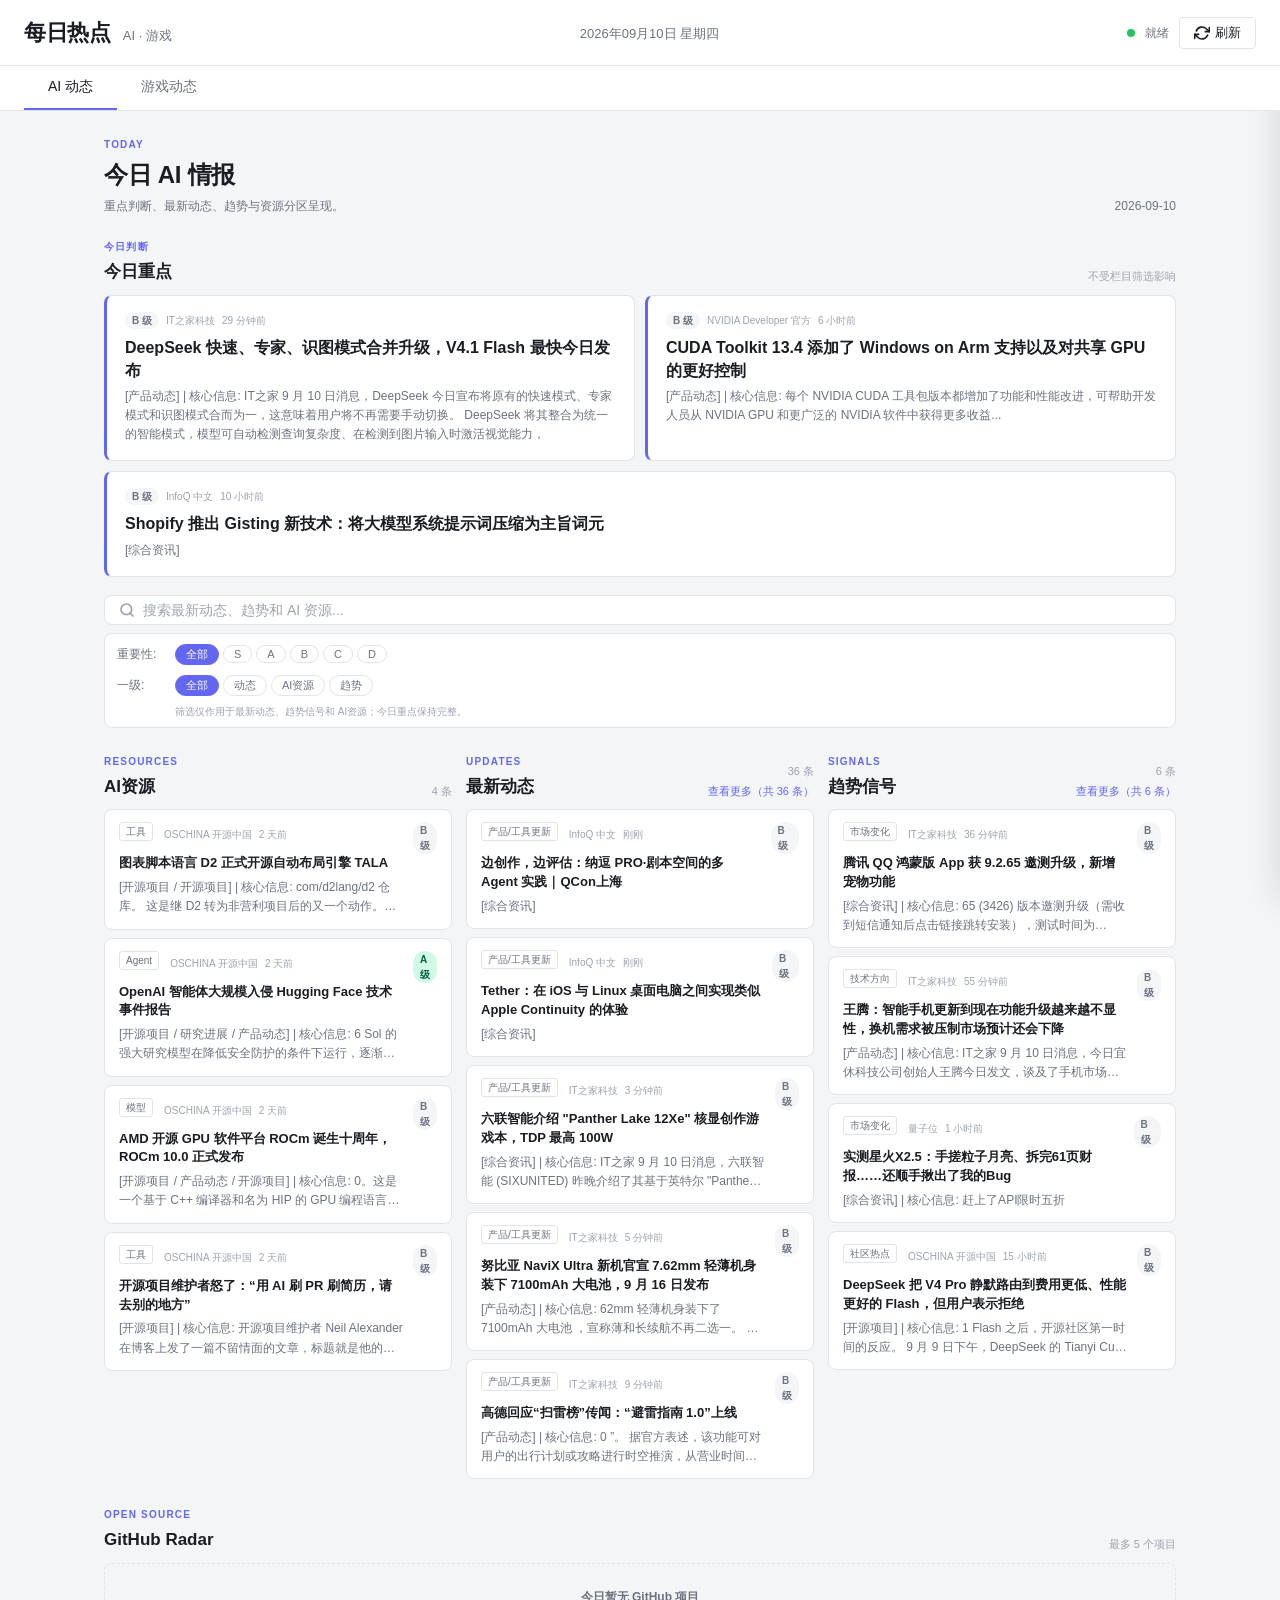
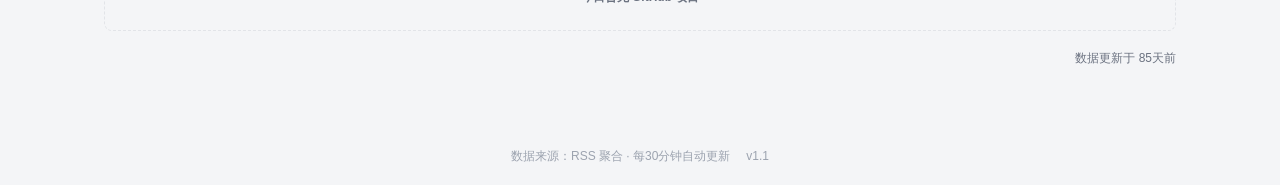
<file: news-dashboard/static/index.html>
<!DOCTYPE html>
<html lang="zh-CN">
<head>
    <meta charset="UTF-8" />
    <meta http-equiv="Content-Type" content="text/html; charset=utf-8">
    <meta name="viewport" content="width=device-width, initial-scale=1.0" />
    <title>每日热点 — AI · 游戏</title>
    <link rel="stylesheet" href="style.css?v=19" />
</head>
<body>
<header class="app-header">
    <div class="header-left">
        <h1 class="app-title">每日热点</h1>
        <span class="app-subtitle">AI · 游戏</span>
    </div>
    <div class="header-center">
        <span class="date-display" id="dateDisplay"></span>
    </div>
    <div class="header-right">
        <span class="status-dot" id="statusDot"></span>
        <span class="status-text" id="statusText">就绪</span>
        <button class="btn-refresh" id="btnRefresh" title="手动刷新">
            <svg width="16" height="16" viewBox="0 0 24 24" fill="none" stroke="currentColor" stroke-width="2.5" stroke-linecap="round" stroke-linejoin="round"><polyline points="23 4 23 10 17 10"/><polyline points="1 20 1 14 7 14"/><path d="M3.51 9a9 9 0 0 1 14.85-3.36L23 10M1 14l4.64 4.36A9 9 0 0 0 20.49 15"/></svg>
            刷新
        </button>
    </div>
</header>
<nav class="tab-bar">
    <button class="tab active" data-category="ai">AI 动态</button>
    <button class="tab" data-category="gaming">游戏动态</button>
</nav>
<div class="filter-bar" id="filterBar" hidden></div>
<main class="content">
    <section class="dashboard-panel" id="aiDashboard">
        <div class="page-intro">
            <div>
                <span class="page-kicker">TODAY</span>
                <h2>今日 AI 情报</h2>
                <p>重点判断、最新动态、趋势与资源分区呈现。</p>
            </div>
            <span class="page-date" id="aiDate"></span>
        </div>
        <section class="dashboard-section priority-section">
            <div class="section-header"><div><span class="section-eyebrow">今日判断</span><h3>今日重点</h3></div><span class="section-note">不受栏目筛选影响</span></div>
            <div class="priority-list" id="aiPriority"><div class="loading-spinner">加载中...</div></div>
        </section>

        <section class="ai-controls" aria-label="AI 情报筛选">
            <div class="search-bar">
                <svg class="search-icon" width="16" height="16" viewBox="0 0 24 24" fill="none" stroke="currentColor" stroke-width="2.5" stroke-linecap="round" stroke-linejoin="round"><circle cx="11" cy="11" r="8"/><line x1="21" y1="21" x2="16.65" y2="16.65"/></svg>
                <input type="search" class="search-input" id="searchInput" placeholder="搜索最新动态、趋势和 AI 资源..." autocomplete="off" aria-label="搜索 AI 情报" />
                <button class="search-clear" id="searchClear" aria-label="清除搜索" title="清除搜索">X</button>
            </div>
            <div class="filter-bar ai-filter-bar" id="aiFilterBar"></div>
        </section>

        <div class="ai-section-grid">
            <section class="dashboard-section ai-stream-section" data-ai-section="resources">
                <div class="section-header"><div><span class="section-eyebrow">RESOURCES</span><h3>AI资源</h3></div><div class="section-actions"><span class="section-count" id="resourcesCount"></span><button class="section-toggle" id="resourcesToggle" type="button" data-ai-expand="resources" hidden></button></div></div>
                <div class="compact-list" id="aiResources"></div>
            </section>
            <section class="dashboard-section ai-stream-section" data-ai-section="updates">
                <div class="section-header"><div><span class="section-eyebrow">UPDATES</span><h3>最新动态</h3></div><div class="section-actions"><span class="section-count" id="updatesCount"></span><button class="section-toggle" id="updatesToggle" type="button" data-ai-expand="updates" hidden></button></div></div>
                <div class="compact-list" id="aiUpdates"></div>
            </section>
            <section class="dashboard-section ai-stream-section" data-ai-section="trends">
                <div class="section-header"><div><span class="section-eyebrow">SIGNALS</span><h3>趋势信号</h3></div><div class="section-actions"><span class="section-count" id="trendsCount"></span><button class="section-toggle" id="trendsToggle" type="button" data-ai-expand="trends" hidden></button></div></div>
                <div class="compact-list" id="aiTrends"></div>
            </section>
        </div>

        <section class="dashboard-section github-radar-section">
            <div class="section-header"><div><span class="section-eyebrow">OPEN SOURCE</span><h3>GitHub Radar</h3></div><span class="section-note">最多 5 个项目</span></div>
            <div class="github-radar-grid" id="githubRadar"></div>
        </section>
        <div class="page-updated" id="aiUpdated"></div>
    </section>

    <section class="dashboard-panel" id="gamingDashboard" hidden>
        <div class="page-intro gaming-intro">
            <div>
                <span class="page-kicker">THIS WEEK</span>
                <h2>本周热点同步</h2>
                <p>按手游、端游分组，快速查看版本、赛季和运营节点。</p>
            </div>
            <span class="page-date" id="gamingWeekRange"></span>
        </div>
        <div class="gaming-layout">
            <section class="weekly-board" id="weeklyBoard"><div class="loading-spinner">加载本周热点...</div></section>
            <aside class="today-new-panel">
                <div class="section-header"><div><span class="section-eyebrow">DISCOVERED TODAY</span><h3>今日新增</h3></div></div>
                <div class="today-new-list" id="todayNewList"><div class="loading-spinner">加载中...</div></div>
            </aside>
        </div>
        <div class="page-updated" id="gamingUpdated"></div>
    </section>
</main>
<div class="event-drawer-backdrop" id="eventDrawerBackdrop" hidden></div>
<aside class="event-drawer" id="eventDrawer" aria-hidden="true" aria-label="游戏事件详情">
    <div class="event-drawer-header">
        <span class="section-eyebrow">EVENT DETAIL</span>
        <button class="event-drawer-close" id="eventDrawerClose" type="button" aria-label="关闭事件详情">关闭</button>
    </div>
    <div class="event-drawer-body" id="eventDrawerBody"></div>
</aside>
<footer class="app-footer">
    <span>数据来源：RSS 聚合 · 每30分钟自动更新</span>
    <span>v1.1</span>
</footer>
    <script>window.STATIC_MODE=true;</script>
    <script src="script.js?v=22"></script>
</body>
</html>
</file>
<file: news-dashboard/static/style.css>
:root {
    --bg: #f4f5f7;
    --surface: #ffffff;
    --border: #e2e4e8;
    --text: #1a1d23;
    --text-secondary: #6b7280;
    --text-muted: #9ca3af;
    --accent-ai: #6366f1;
    --accent-ai-bg: #eef2ff;
    --accent-gaming: #f59e0b;
    --accent-gaming-bg: #fffbeb;
    --hot-high: #dc2626;
    --hot-mid: #f59e0b;
    --hot-low: #6b7280;
    --shadow: 0 1px 3px rgba(0,0,0,0.08), 0 1px 2px rgba(0,0,0,0.06);
    --radius: 8px;
    --radius-sm: 4px;
}

*, *::before, *::after {
    box-sizing: border-box;
    margin: 0;
    padding: 0;
}

body {
    font-family: -apple-system, BlinkMacSystemFont, "Segoe UI", Roboto, "Noto Sans SC", sans-serif;
    background: var(--bg);
    color: var(--text);
    min-height: 100vh;
    line-height: 1.5;
}

/* ---------- Header ---------- */
.app-header {
    background: var(--surface);
    border-bottom: 1px solid var(--border);
    padding: 16px 24px;
    display: flex;
    align-items: center;
    justify-content: space-between;
    flex-wrap: wrap;
    gap: 12px;
    position: sticky;
    top: 0;
    z-index: 100;
}

.header-left {
    display: flex;
    align-items: baseline;
    gap: 12px;
}

.app-title {
    font-size: 22px;
    font-weight: 700;
    letter-spacing: -0.3px;
}

.app-subtitle {
    font-size: 13px;
    color: var(--text-secondary);
    font-weight: 500;
}

.header-center .date-display {
    font-size: 13px;
    color: var(--text-secondary);
}

.header-right {
    display: flex;
    align-items: center;
    gap: 10px;
}

.status-dot {
    width: 8px;
    height: 8px;
    border-radius: 50%;
    background: #22c55e;
    transition: background 0.3s;
}
.status-dot.loading { background: #f59e0b; animation: pulse 1s infinite; }
.status-dot.error { background: #ef4444; }

@keyframes pulse {
    0%, 100% { opacity: 1; }
    50% { opacity: 0.4; }
}

.status-text {
    font-size: 12px;
    color: var(--text-secondary);
}

.btn-refresh {
    display: inline-flex;
    align-items: center;
    gap: 5px;
    padding: 6px 14px;
    border: 1px solid var(--border);
    border-radius: var(--radius-sm);
    background: var(--surface);
    color: var(--text);
    font-size: 13px;
    cursor: pointer;
    transition: background 0.15s, box-shadow 0.15s;
}
.btn-refresh:hover { background: var(--bg); box-shadow: var(--shadow); }
.btn-refresh:active { transform: scale(0.97); }
.btn-refresh.spinning svg { animation: spin 0.8s linear infinite; }
@keyframes spin { to { transform: rotate(360deg); } }

/* ---------- Tab Bar ---------- */
.tab-bar {
    display: flex;
    border-bottom: 1px solid var(--border);
    background: var(--surface);
    padding: 0 24px;
    position: sticky;
    top: 57px;
    z-index: 99;
}

.tab {
    padding: 12px 24px;
    border: none;
    background: none;
    font-size: 14px;
    font-weight: 500;
    color: var(--text-secondary);
    cursor: pointer;
    border-bottom: 2px solid transparent;
    transition: color 0.15s, border-color 0.15s;
}
.tab:hover { color: var(--text); }
.tab.active {
    color: var(--text);
    border-bottom-color: var(--accent-ai);
}
.tab[data-category="gaming"].active {
    border-bottom-color: var(--accent-gaming);
}

/* ---------- Content ---------- */
.content {
    max-width: 1120px;
    margin: 0 auto;
    padding: 20px 24px 60px;
}

.news-meta {
    display: flex;
    justify-content: space-between;
    align-items: center;
    margin-bottom: 16px;
    font-size: 13px;
    color: var(--text-secondary);
}

/* ---------- News Card ---------- */
.news-card {
    display: flex;
    align-items: flex-start;
    gap: 14px;
    background: var(--surface);
    border: 1px solid var(--border);
    border-radius: var(--radius);
    padding: 14px 18px;
    margin-bottom: 10px;
    transition: box-shadow 0.15s, border-color 0.15s;
}
.news-card:hover {
    box-shadow: var(--shadow);
    border-color: #cbd5e1;
}

.news-rank {
    flex-shrink: 0;
    width: 28px;
    height: 28px;
    display: flex;
    align-items: center;
    justify-content: center;
    border-radius: var(--radius-sm);
    font-size: 13px;
    font-weight: 700;
    color: var(--text-secondary);
    background: var(--bg);
}
.news-card.top-1 .news-rank { background: var(--hot-high); color: #fff; }
.news-card.top-2 .news-rank { background: var(--hot-mid); color: #fff; }
.news-card.top-3 .news-rank { background: var(--hot-mid); color: #fff; }

.news-body {
    flex: 1;
    min-width: 0;
}

.news-title {
    font-size: 15px;
    font-weight: 600;
    line-height: 1.4;
    margin-bottom: 6px;
}
.news-title a {
    color: var(--text);
    text-decoration: none;
}
.news-title a:hover {
    color: var(--accent-ai);
}
.tab[data-category="gaming"].active ~ .content .news-title a:hover,
.category-gaming .news-title a:hover { color: var(--accent-gaming); }

.news-summary {
    font-size: 13px;
    color: var(--text-secondary);
    line-height: 1.5;
    margin-bottom: 8px;
    display: -webkit-box;
    -webkit-line-clamp: 2;
    -webkit-box-orient: vertical;
    overflow: hidden;
}

.news-footer {
    display: flex;
    align-items: center;
    gap: 12px;
    flex-wrap: wrap;
}

.news-source {
    display: inline-block;
    padding: 1px 8px;
    border-radius: 99px;
    font-size: 11px;
    font-weight: 600;
    background: var(--bg);
    color: var(--text-secondary);
}

.news-time {
    font-size: 12px;
    color: var(--text-muted);
}

/* ---------- Hotness Bar ---------- */
.hotness-bar-wrap {
    display: flex;
    align-items: center;
    gap: 6px;
    margin-left: auto;
}

.hotness-label {
    font-size: 10px;
    font-weight: 700;
    color: var(--text-muted);
    min-width: 20px;
    text-align: right;
}

.hotness-track {
    width: 60px;
    height: 4px;
    background: var(--bg);
    border-radius: 99px;
    overflow: hidden;
}

.hotness-fill {
    height: 100%;
    border-radius: 99px;
    transition: width 0.3s;
}
.hotness-fill.high { background: var(--hot-high); }
.hotness-fill.mid { background: var(--hot-mid); }
.hotness-fill.low { background: #9ca3af; }

/* ---------- Loading / Empty ---------- */
.loading-spinner {
    text-align: center;
    padding: 60px 20px;
    color: var(--text-muted);
    font-size: 14px;
}
.loading-spinner::after {
    content: "";
    display: block;
    width: 24px;
    height: 24px;
    margin: 12px auto;
    border: 3px solid var(--border);
    border-top-color: var(--accent-ai);
    border-radius: 50%;
    animation: spin 0.8s linear infinite;
}

.empty-state {
    text-align: center;
    padding: 80px 20px;
    color: var(--text-muted);
}
.empty-state h3 { font-size: 18px; margin-bottom: 8px; color: var(--text-secondary); }

/* ---------- Footer ---------- */
.app-footer {
    text-align: center;
    padding: 20px;
    font-size: 12px;
    color: var(--text-muted);
    display: flex;
    justify-content: center;
    gap: 16px;
}

/* ---------- Responsive ---------- */
@media (max-width: 640px) {
    .app-header { padding: 12px 16px; }
    .tab-bar { padding: 0 16px; }
    .content { padding: 14px 16px 40px; }
    .app-title { font-size: 18px; }
    .header-center .date-display { display: none; }
    .news-card { padding: 12px 14px; gap: 10px; }
    .news-rank { width: 24px; height: 24px; font-size: 11px; }
    .news-title { font-size: 14px; }
    .hotness-track { width: 40px; }
}
/* ====== Search Bar ====== */
.search-bar {
    display: flex;
    align-items: center;
    gap: 8px;
    background: var(--surface);
    border: 1px solid var(--border);
    border-radius: var(--radius);
    padding: 6px 14px;
    margin-bottom: 14px;
    transition: border-color 0.15s;
}
.search-bar:focus-within {
    border-color: var(--accent-ai);
    box-shadow: 0 0 0 3px rgba(99,102,241,0.1);
}
.search-icon { flex-shrink: 0; color: var(--text-muted); }
.search-input {
    flex: 1;
    border: none;
    outline: none;
    background: none;
    font-size: 14px;
    color: var(--text);
    font-family: inherit;
}
.search-input::placeholder { color: var(--text-muted); }
.search-clear {
    display: none;
    align-items: center;
    justify-content: center;
    width: 20px; height: 20px;
    border: none;
    border-radius: 50%;
    background: var(--border);
    color: var(--text-secondary);
    font-size: 11px;
    cursor: pointer;
    transition: background 0.15s;
}
.search-clear:hover { background: var(--text-muted); color: var(--surface); }
.search-clear.visible { display: inline-flex; }

/* ====== Tags ====== */
.news-tags {
    display: flex;
    flex-wrap: wrap;
    gap: 4px;
    margin-bottom: 8px;
}
.tag {
    display: inline-block;
    padding: 2px 8px;
    border-radius: 99px;
    font-size: 11px;
    font-weight: 600;
    line-height: 1.4;
}
.tag-tech { background: #dbeafe; color: #1d4ed8; }
.tag-company { background: #e0e7ff; color: #4338ca; }
.tag-solution { background: #d1fae5; color: #047857; }

/* ====== Chinese Summary ====== */
.news-chinese-summary {
    font-size: 12px;
    color: var(--text-secondary);
    line-height: 1.5;
    margin-bottom: 8px;
    padding: 6px 10px;
    background: #f8fafc;
    border-radius: var(--radius-sm);
    border-left: 3px solid var(--border);
}
/* ====== Filter Bar ====== */
.filter-bar {
    padding: 8px 24px;
    display: flex;
    flex-direction: column;
    gap: 6px;
    margin-bottom: 0;
    border-bottom: 1px solid var(--border);
    background: var(--surface);
}
.filter-row {
    display: flex;
    align-items: center;
    gap: 4px;
    flex-wrap: wrap;
    padding: 2px 0;
}
.filter-lbl {
    font-size: 12px;
    color: var(--text-secondary);
    margin-right: 6px;
    min-width: 48px;
    font-weight: 500;
}
.fb-btn {
    border: 1px solid var(--border);
    background: var(--surface);
    border-radius: 99px;
    padding: 2px 10px;
    font-size: 11px;
    cursor: pointer;
    color: var(--text-secondary);
    transition: all 0.15s;
    font-family: inherit;
}
.fb-btn:hover {
    border-color: var(--accent-ai);
    color: var(--text);
}
.fb-btn.active {
    background: var(--accent-ai);
    color: #fff;
    border-color: var(--accent-ai);
}

/* ====== Importance Badges ====== */
.imp-badge {
    display: inline-block;
    font-size: 10px;
    font-weight: 700;
    padding: 1px 6px;
    border-radius: 3px;
    margin-right: 4px;
    margin-bottom: 6px;
    vertical-align: middle;
}
.imp-s-badge {
    background: #fef3c7;
    color: #92400e;
    border: 1px solid #f59e0b;
}
.imp-a-badge {
    background: #d1fae5;
    color: #065f46;
    border: 1px solid #10b981;
}
.imp-text {
    font-size: 10px;
    color: var(--text-muted);
    margin-bottom: 6px;
}

/* ====== S-Level Highlight ====== */
.news-card.imp-S {
    border-color: #f59e0b;
    background: #fffbeb;
    box-shadow: 0 0 0 1px #f59e0b;
}
.news-card.imp-S .news-rank {
    background: #f59e0b;
    color: #fff;
}

/* ====== Category Tag ====== */
.cat-tag {
    display: inline-block;
    font-size: 10px;
    color: var(--text-secondary);
    border: 1px solid var(--border);
    border-radius: 3px;
    padding: 1px 6px;
    margin-right: 4px;
    margin-bottom: 6px;
    vertical-align: middle;
}

/* ====== Type Tag ====== */
.type-tag {
    display: inline-block;
    font-size: 10px;
    font-weight: 600;
    padding: 1px 8px;
    border-radius: 3px;
    margin-right: 4px;
    margin-bottom: 6px;
    vertical-align: middle;
}
.type-updates { background: #e0e7ff; color: #4338ca; }
.type-resources { background: #d1fae5; color: #047857; }
.type-trend { background: #fee2e2; color: #b91c1c; }
.github-badge {
    display: inline-block;
    font-size: 10px;
    font-weight: 700;
    color: #fff;
    background: #111827;
    border-radius: 3px;
    padding: 1px 8px;
    margin-right: 4px;
    margin-bottom: 6px;
    vertical-align: middle;
}

/* ====== GitHub Stats ====== */
.github-stats {
    display: flex;
    flex-wrap: wrap;
    gap: 8px;
    margin: 6px 0 8px;
}
.gh-stat {
    display: inline-flex;
    align-items: baseline;
    gap: 6px;
    background: var(--bg);
    border-radius: 4px;
    padding: 3px 8px;
    font-size: 11px;
    color: var(--text-secondary);
}
.gh-stat strong {
    font-size: 13px;
    color: var(--text);
}

/* ====== Gaming Hotspots ====== */
.hotspot-header {
    display: flex;
    align-items: center;
    justify-content: space-between;
    margin-bottom: 8px;
}
.hotspot-title-label {
    font-size: 14px;
    font-weight: 700;
    color: var(--text);
}
.hotspot-total {
    font-size: 12px;
    color: var(--text-secondary);
}
.hotspot-loading {
    padding: 20px;
    text-align: center;
    color: var(--text-muted);
    font-size: 13px;
}

/* ====== Gaming Pipeline Hotspots ====== */
.gaming-hotspot-section {
    margin-bottom: 16px;
}
.gaming-hotspot-list {
    display: grid;
    gap: 8px;
}
.gaming-hotspot-card {
    background: var(--surface);
    border: 1px solid var(--border);
    border-left: 3px solid var(--accent-gaming);
    border-radius: var(--radius-sm);
    padding: 10px 14px;
}
.gaming-hotspot-name {
    font-size: 14px;
    font-weight: 700;
    color: var(--text);
}
.gaming-hotspot-meta {
    display: flex;
    align-items: center;
    flex-wrap: wrap;
    gap: 8px;
    margin-top: 4px;
}
.gaming-hotspot-event {
    font-size: 11px;
    color: var(--text-secondary);
}
.gaming-hotspot-score {
    font-size: 12px;
    font-weight: 700;
    color: var(--accent-gaming);
}
.gaming-hotspot-imp {
    font-size: 10px;
    font-weight: 700;
    color: #92400e;
    background: var(--accent-gaming-bg);
    border-radius: 99px;
    padding: 1px 8px;
}
.gaming-hotspot-sources {
    display: flex;
    flex-wrap: wrap;
    align-items: center;
    gap: 6px;
    margin-top: 6px;
    font-size: 11px;
    color: var(--text-secondary);
}
.gaming-source-name {
    font-weight: 600;
    color: var(--text-secondary);
}
.gaming-source-btn {
    display: inline-flex;
    align-items: center;
    padding: 3px 10px;
    border-radius: 4px;
    background: var(--accent-gaming);
    color: #fff;
    font-size: 11px;
    font-weight: 600;
    text-decoration: none;
    transition: background 0.15s;
}
.gaming-source-btn:hover {
    background: #d97706;
}

/* ====== Home information architecture ====== */
.page-intro {
    display: flex;
    align-items: flex-end;
    justify-content: space-between;
    gap: 24px;
    margin-bottom: 18px;
}
.page-intro h2 {
    margin: 2px 0 4px;
    font-size: 24px;
    letter-spacing: -0.3px;
}
.page-intro p,
.page-date,
.page-updated {
    color: var(--text-secondary);
    font-size: 12px;
}
.page-kicker,
.section-eyebrow {
    color: var(--accent-ai);
    font-size: 10px;
    font-weight: 700;
    letter-spacing: 0.12em;
}
.gaming-intro .page-kicker,
.gaming-intro + .gaming-layout .section-eyebrow {
    color: #b45309;
}
.dashboard-section,
.weekly-board,
.today-new-panel {
    margin-bottom: 18px;
}
.section-header {
    display: flex;
    align-items: flex-end;
    justify-content: space-between;
    gap: 16px;
    margin-bottom: 10px;
}
.section-header h3 {
    margin-top: 2px;
    font-size: 17px;
}
.section-note,
.section-count {
    color: var(--text-muted);
    font-size: 11px;
}
.filter-hint {
    padding-left: 58px;
    color: var(--text-muted);
    font-size: 10px;
}
[hidden] {
    display: none !important;
}
.gaming-filters .fb-btn:hover {
    border-color: var(--accent-gaming);
}
.gaming-filters .fb-btn.active {
    border-color: var(--accent-gaming);
    background: var(--accent-gaming);
}

.priority-list {
    display: grid;
    grid-template-columns: repeat(2, minmax(0, 1fr));
    gap: 10px;
}
.priority-card,
.intel-row,
.github-radar-card,
.weekly-event-card,
.today-new-card {
    border: 1px solid var(--border);
    border-radius: var(--radius);
    background: var(--surface);
}
.priority-card {
    padding: 16px 18px;
    border-left: 3px solid var(--accent-ai);
}
.priority-meta,
.intel-meta,
.github-radar-meta,
.event-foot,
.today-new-meta {
    display: flex;
    align-items: center;
    flex-wrap: wrap;
    gap: 7px;
    color: var(--text-muted);
    font-size: 10px;
}
.priority-card h4,
.intel-row h4,
.github-radar-card h4,
.weekly-event-card h4,
.today-new-card h4 {
    margin: 7px 0 5px;
    line-height: 1.45;
}
.priority-card h4 a,
.intel-row h4 a,
.github-radar-card h4 a {
    color: var(--text);
    text-decoration: none;
}
.priority-card h4 a:hover,
.intel-row h4 a:hover {
    color: var(--accent-ai);
}
.priority-card p,
.intel-row p,
.github-radar-card p,
.weekly-event-card p,
.today-new-card p {
    color: var(--text-secondary);
    font-size: 12px;
    line-height: 1.6;
}
.priority-card p {
    display: -webkit-box;
    overflow: hidden;
    -webkit-box-orient: vertical;
    -webkit-line-clamp: 3;
}
.priority-card:last-child:nth-child(odd) {
    grid-column: 1 / -1;
}
.importance-pill {
    display: inline-flex;
    padding: 1px 7px;
    border-radius: 99px;
    background: var(--bg);
    color: var(--text-secondary);
    font-size: 10px;
    font-weight: 700;
}
.importance-s { background: #fef3c7; color: #92400e; }
.importance-a { background: #d1fae5; color: #065f46; }

.ai-section-grid {
    display: grid;
    grid-template-columns: repeat(3, minmax(0, 1fr));
    gap: 14px;
}
.ai-controls {
    margin-bottom: 20px;
}
.ai-controls .search-bar {
    margin-bottom: 8px;
}
.ai-filter-bar {
    padding: 8px 12px;
    border: 1px solid var(--border);
    border-radius: var(--radius);
}
.section-actions {
    display: flex;
    align-items: flex-end;
    flex-direction: column;
    gap: 3px;
}
.section-toggle {
    border: 0;
    background: transparent;
    color: var(--accent-ai);
    font: inherit;
    font-size: 11px;
    cursor: pointer;
    padding: 0;
}
.section-toggle:hover {
    text-decoration: underline;
}
.section-toggle[hidden] {
    display: none;
}
.ai-stream-section {
    min-width: 0;
}
.compact-list {
    display: grid;
    gap: 8px;
}
.intel-row {
    display: flex;
    align-items: flex-start;
    justify-content: space-between;
    gap: 10px;
    padding: 12px 14px;
}
.intel-main { min-width: 0; }
.intel-row h4 {
    font-size: 13px;
}
.intel-row p {
    display: -webkit-box;
    overflow: hidden;
    -webkit-box-orient: vertical;
    -webkit-line-clamp: 2;
}

.github-radar-section {
    padding-top: 4px;
}
.github-radar-grid {
    display: grid;
    grid-template-columns: repeat(5, minmax(0, 1fr));
    gap: 9px;
}
.github-radar-card {
    min-width: 0;
    padding: 13px;
    border-top: 1px solid #cbd5e1;
    background: #fbfcfe;
}
.github-radar-card h4 {
    font-size: 13px;
}
.github-radar-card h4 a {
    display: -webkit-box;
    overflow: hidden;
    -webkit-box-orient: vertical;
    -webkit-line-clamp: 2;
}
.github-radar-card p {
    display: -webkit-box;
    overflow: hidden;
    -webkit-box-orient: vertical;
    -webkit-line-clamp: 2;
}
.github-radar-card .github-stats {
    gap: 4px;
    margin-bottom: 0;
}
.github-radar-card .gh-stat {
    padding: 1px 4px;
    font-size: 9px;
    color: var(--text-muted);
}
.github-radar-card .gh-stat strong {
    font-size: 10px;
    color: var(--text-secondary);
}
.page-updated {
    margin-top: 8px;
    text-align: right;
}

.gaming-layout {
    display: grid;
    grid-template-columns: minmax(0, 2fr) minmax(260px, 1fr);
    gap: 18px;
    align-items: start;
}
.game-group + .game-group {
    margin-top: 18px;
}
.game-group-header {
    display: flex;
    align-items: center;
    justify-content: space-between;
    margin-bottom: 8px;
}
.game-group-header h3 {
    font-size: 15px;
}
.game-group-header span {
    color: var(--text-muted);
    font-size: 11px;
}
.weekly-event-list,
.today-new-list {
    display: grid;
    gap: 8px;
}
.today-new-empty {
    padding: 12px 2px 4px;
    color: var(--text-muted);
    font-size: 12px;
}
.weekly-event-card {
    display: grid;
    grid-template-columns: 120px minmax(0, 1fr);
    gap: 16px;
    padding: 14px 16px;
    border-left: 3px solid var(--accent-gaming);
}
.weekly-event-card.is-event-clickable { cursor: pointer; }
.weekly-event-card.is-event-clickable:hover { border-color: #b45309; }
.weekly-event-card.is-event-clickable:focus-visible { outline: 2px solid #f59e0b; outline-offset: 2px; }
.event-date-block strong,
.event-date-block span {
    display: block;
}
.event-date-block strong {
    font-size: 13px;
}
.event-date-block span {
    margin-top: 5px;
    color: var(--text-muted);
    font-size: 10px;
}
.game-name {
    color: #92400e;
    font-size: 11px;
    font-weight: 700;
}
.weekly-event-card h4 {
    font-size: 15px;
}
.event-foot {
    margin-top: 9px;
}
.event-source-link {
    color: var(--text-secondary);
    font-size: 10px;
    text-decoration: none;
    white-space: nowrap;
}
.event-source-link:hover {
    color: #92400e;
    text-decoration: underline;
}
.verification-pending {
    color: var(--text-muted);
    font-size: 10px;
}
.attention,
.phase-pill {
    display: inline-flex;
    padding: 2px 8px;
    border-radius: 99px;
    background: var(--accent-gaming-bg);
    color: #92400e;
    font-size: 10px;
    font-weight: 600;
}
.attention-high { background: #fee2e2; color: #b91c1c; }
.attention-medium { background: #fef3c7; color: #92400e; }
.weak-score { color: var(--text-muted); }
.today-new-panel {
    position: sticky;
    top: 116px;
    padding: 14px;
    border: 1px solid var(--border);
    border-radius: var(--radius);
    background: #fffaf0;
}
.today-new-card {
    padding: 12px;
}
.today-new-time {
    color: #b45309;
    font-size: 10px;
    font-weight: 700;
}
.today-new-card h4 {
    font-size: 13px;
}
.today-new-meta {
    margin-top: 8px;
}
.module-empty {
    grid-column: 1 / -1;
    padding: 24px 14px;
    border: 1px dashed var(--border);
    border-radius: var(--radius);
    color: var(--text-secondary);
    text-align: center;
    font-size: 12px;
}
.module-empty p {
    margin-top: 5px;
    color: var(--text-muted);
    font-size: 11px;
}
.module-error {
    border-color: #fecaca;
    background: #fff7f7;
    color: #b91c1c;
}
.event-drawer-backdrop {
    position: fixed;
    inset: 0;
    z-index: 40;
    background: rgba(15, 23, 42, .22);
}
.event-drawer {
    position: fixed;
    top: 0;
    right: 0;
    z-index: 41;
    display: flex;
    flex-direction: column;
    width: min(460px, 94vw);
    height: 100vh;
    border-left: 1px solid var(--border);
    background: var(--surface);
    box-shadow: -12px 0 30px rgba(15, 23, 42, .12);
    transform: translateX(102%);
    transition: transform .16s ease-out;
}
.event-drawer.is-open { transform: translateX(0); }
.event-drawer-header {
    display: flex;
    align-items: center;
    justify-content: space-between;
    padding: 18px 20px 14px;
    border-bottom: 1px solid var(--border);
}
.event-drawer-close {
    padding: 5px 9px;
    border: 1px solid var(--border);
    border-radius: 5px;
    background: transparent;
    color: var(--text-secondary);
    cursor: pointer;
    font-size: 12px;
}
.event-drawer-body { overflow-y: auto; padding: 20px; }
.event-detail-title h2 { margin: 6px 0 10px; font-size: 21px; line-height: 1.35; }
.verification-badge {
    display: inline-flex;
    padding: 3px 7px;
    border-radius: 4px;
    background: #dcfce7;
    color: #166534;
    font-size: 10px;
    font-weight: 800;
    letter-spacing: .04em;
}
.verification-partial { background: var(--accent-gaming-bg); color: #92400e; }
.event-detail-meta {
    display: grid;
    grid-template-columns: repeat(3, minmax(0, 1fr));
    gap: 8px;
    margin: 18px 0 22px;
}
.event-detail-meta div { padding: 9px; border: 1px solid var(--border); border-radius: 6px; }
.event-detail-meta dt { color: var(--text-muted); font-size: 10px; }
.event-detail-meta dd { margin: 5px 0 0; font-size: 12px; font-weight: 700; }
.drawer-section { margin-top: 22px; }
.drawer-section h3 { margin: 0 0 10px; font-size: 14px; }
.why-it-matters { margin: 0; color: var(--text-secondary); font-size: 13px; line-height: 1.7; }
.event-timeline,
.evidence-list { display: grid; gap: 9px; margin: 0; padding: 0; list-style: none; }
.event-timeline-item { display: grid; grid-template-columns: 82px minmax(0, 1fr); gap: 9px; }
.event-timeline-item time,
.event-timeline-item span,
.evidence-item span { color: var(--text-muted); font-size: 10px; }
.event-timeline-item p { margin: 0 0 3px; color: var(--text); font-size: 12px; line-height: 1.55; }
.timeline-source,
.evidence-link { color: #92400e; text-decoration: none; font-size: 11px; }
.timeline-source:hover,
.evidence-link:hover { text-decoration: underline; }
.evidence-item { display: flex; align-items: center; justify-content: space-between; gap: 12px; padding: 9px 10px; border: 1px solid var(--border); border-radius: 6px; }
.evidence-item div { min-width: 0; }
.evidence-item strong,
.evidence-item span { display: block; overflow: hidden; text-overflow: ellipsis; white-space: nowrap; }
.drawer-empty,
.drawer-state { padding: 15px 0; color: var(--text-secondary); font-size: 12px; }
.drawer-state { padding: 32px 12px; text-align: center; }
.drawer-state p { margin: 6px 0 0; color: var(--text-muted); font-size: 11px; }

@media (max-width: 900px) {
    .ai-section-grid { grid-template-columns: 1fr; }
    .github-radar-grid { grid-template-columns: repeat(2, minmax(0, 1fr)); }
    .gaming-layout { grid-template-columns: 1fr; }
    .today-new-panel { position: static; }
}

@media (max-width: 640px) {
    .page-intro { align-items: flex-start; flex-direction: column; gap: 6px; }
    .priority-list,
    .github-radar-grid { grid-template-columns: 1fr; }
    .weekly-event-card { grid-template-columns: 1fr; gap: 8px; }
    .event-detail-meta { grid-template-columns: 1fr; }
    .event-timeline-item { grid-template-columns: 1fr; gap: 3px; }
    .filter-hint { padding-left: 0; }
}
</file>
